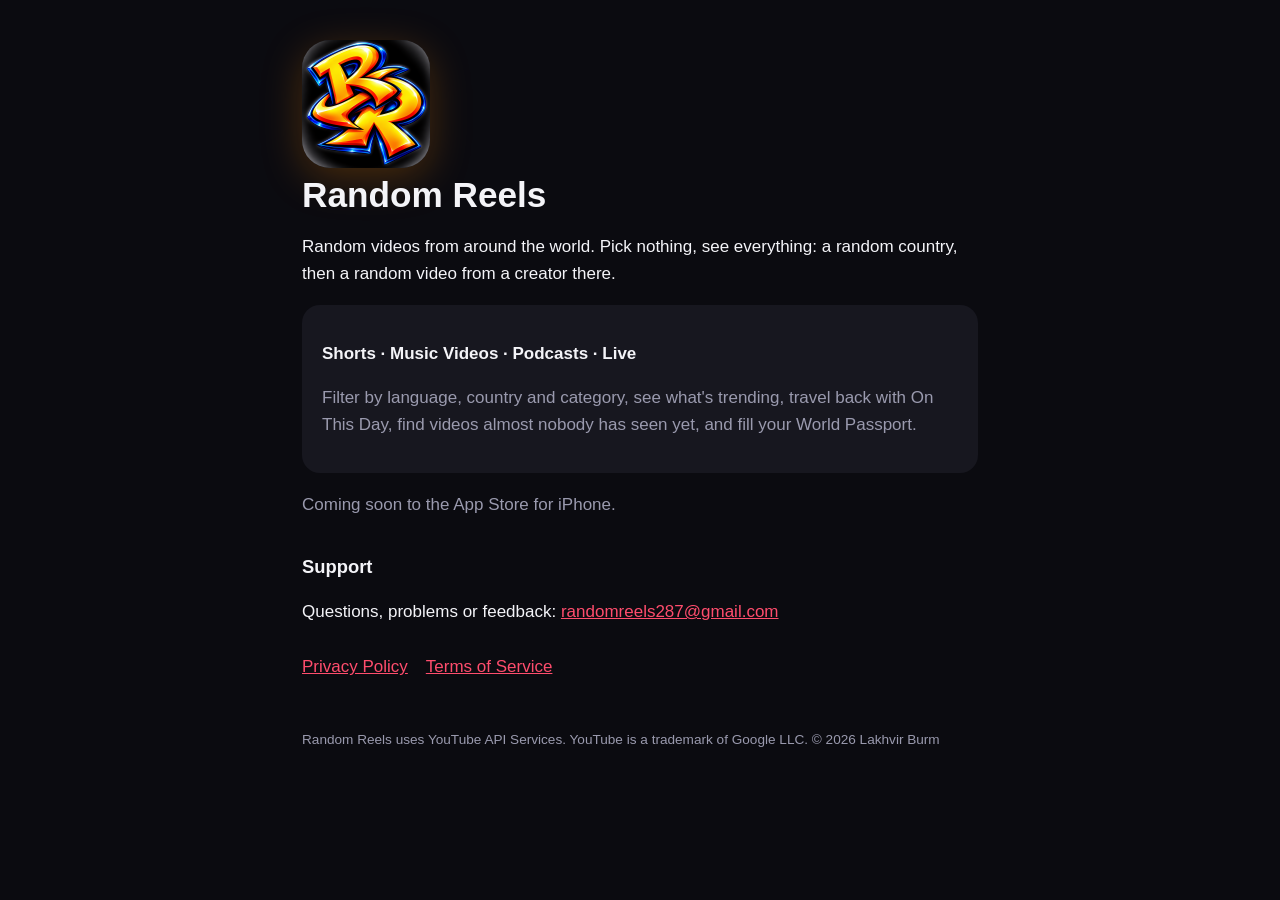
<file: index.html>
<!DOCTYPE html>
<html lang="en"><head>
<meta charset="utf-8"><meta name="viewport" content="width=device-width,initial-scale=1">
<title>Random Reels — random videos from around the world</title>
<meta name="description" content="Random Reels plays random videos from around the world: Shorts, music videos, podcasts and live streams from a random country.">
<link rel="icon" type="image/png" href="favicon.png">
<link rel="apple-touch-icon" href="apple-touch-icon.png">
<link rel="stylesheet" href="style.css">
</head><body><main>
<img class="logo" src="logo.png" alt="Random Reels logo" width="128" height="128">
<h1>Random Reels</h1>
<p>Random videos from around the world. Pick nothing, see everything: a random country, then a random video from a creator there.</p>
<div class="card">
<p><strong>Shorts · Music Videos · Podcasts · Live</strong></p>
<p class="dim">Filter by language, country and category, see what's trending, travel back with On This Day, find videos almost nobody has seen yet, and fill your World Passport.</p>
</div>
<p class="dim">Coming soon to the App Store for iPhone.</p>
<h2>Support</h2>
<p>Questions, problems or feedback: <a href="mailto:randomreels287@gmail.com">randomreels287@gmail.com</a></p>
<nav><a href="privacy.html">Privacy Policy</a><a href="terms.html">Terms of Service</a></nav>
<footer>Random Reels uses YouTube API Services. YouTube is a trademark of Google LLC. © 2026 Lakhvir Burm</footer>
</main></body></html>
</file>
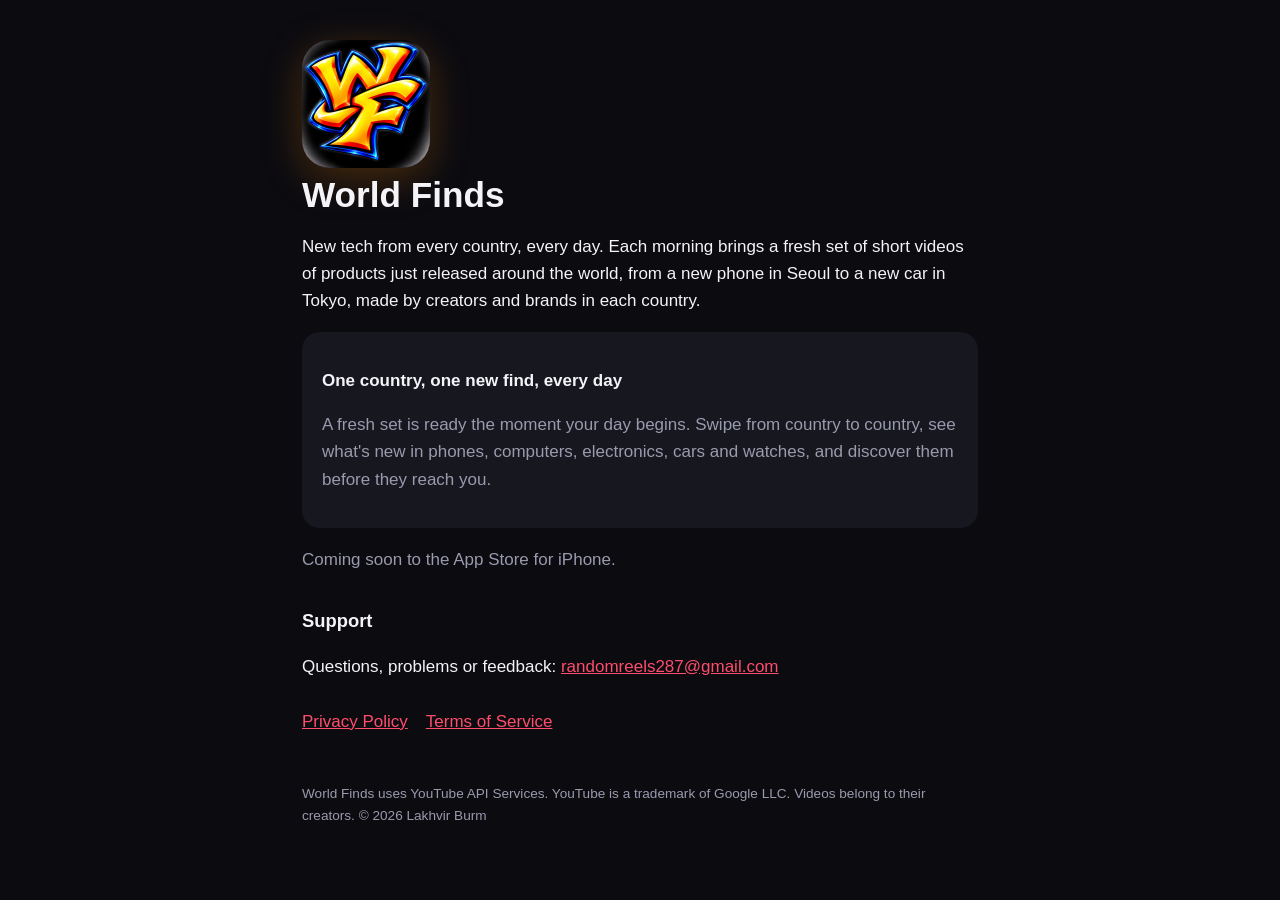
<file: world-finds/index.html>
<!DOCTYPE html>
<html lang="en"><head>
<meta charset="utf-8"><meta name="viewport" content="width=device-width,initial-scale=1">
<title>World Finds — new tech from every country, every day</title>
<meta name="description" content="World Finds shows you one new tech product from every country, every day: phones, computers, gadgets, cars and watches.">
<link rel="icon" type="image/png" href="favicon.png">
<link rel="apple-touch-icon" href="apple-touch-icon.png">
<link rel="stylesheet" href="../style.css">
</head><body><main>
<img class="logo" src="logo.png" alt="World Finds logo" width="128" height="128">
<h1>World Finds</h1>
<p>New tech from every country, every day. Each morning brings a fresh set of short videos of products just released around the world, from a new phone in Seoul to a new car in Tokyo, made by creators and brands in each country.</p>
<div class="card">
<p><strong>One country, one new find, every day</strong></p>
<p class="dim">A fresh set is ready the moment your day begins. Swipe from country to country, see what's new in phones, computers, electronics, cars and watches, and discover them before they reach you.</p>
</div>
<p class="dim">Coming soon to the App Store for iPhone.</p>
<h2>Support</h2>
<p>Questions, problems or feedback: <a href="mailto:randomreels287@gmail.com">randomreels287@gmail.com</a></p>
<nav><a href="privacy.html">Privacy Policy</a><a href="terms.html">Terms of Service</a></nav>
<footer>World Finds uses YouTube API Services. YouTube is a trademark of Google LLC. Videos belong to their creators. © 2026 Lakhvir Burm</footer>
</main></body></html>
</file>
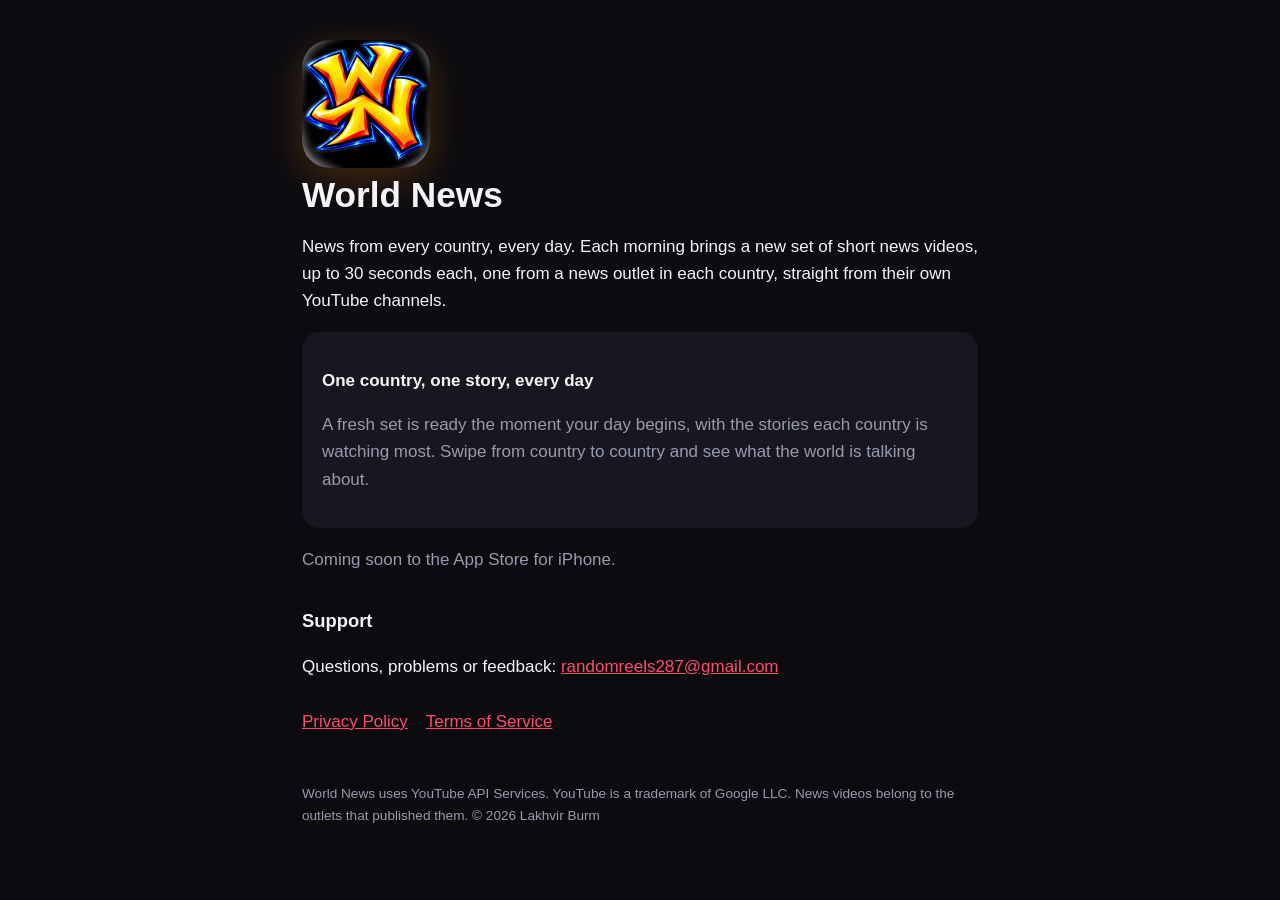
<file: world-news/index.html>
<!DOCTYPE html>
<html lang="en"><head>
<meta charset="utf-8"><meta name="viewport" content="width=device-width,initial-scale=1">
<title>World News — news from every country, every day</title>
<meta name="description" content="World News brings you one short news video from a news outlet in every country, every day.">
<link rel="icon" type="image/png" href="favicon.png">
<link rel="apple-touch-icon" href="apple-touch-icon.png">
<link rel="stylesheet" href="../style.css">
</head><body><main>
<img class="logo" src="logo.png" alt="World News logo" width="128" height="128">
<h1>World News</h1>
<p>News from every country, every day. Each morning brings a new set of short news videos, up to 30 seconds each, one from a news outlet in each country, straight from their own YouTube channels.</p>
<div class="card">
<p><strong>One country, one story, every day</strong></p>
<p class="dim">A fresh set is ready the moment your day begins, with the stories each country is watching most. Swipe from country to country and see what the world is talking about.</p>
</div>
<p class="dim">Coming soon to the App Store for iPhone.</p>
<h2>Support</h2>
<p>Questions, problems or feedback: <a href="mailto:randomreels287@gmail.com">randomreels287@gmail.com</a></p>
<nav><a href="privacy.html">Privacy Policy</a><a href="terms.html">Terms of Service</a></nav>
<footer>World News uses YouTube API Services. YouTube is a trademark of Google LLC. News videos belong to the outlets that published them. © 2026 Lakhvir Burm</footer>
</main></body></html>
</file>
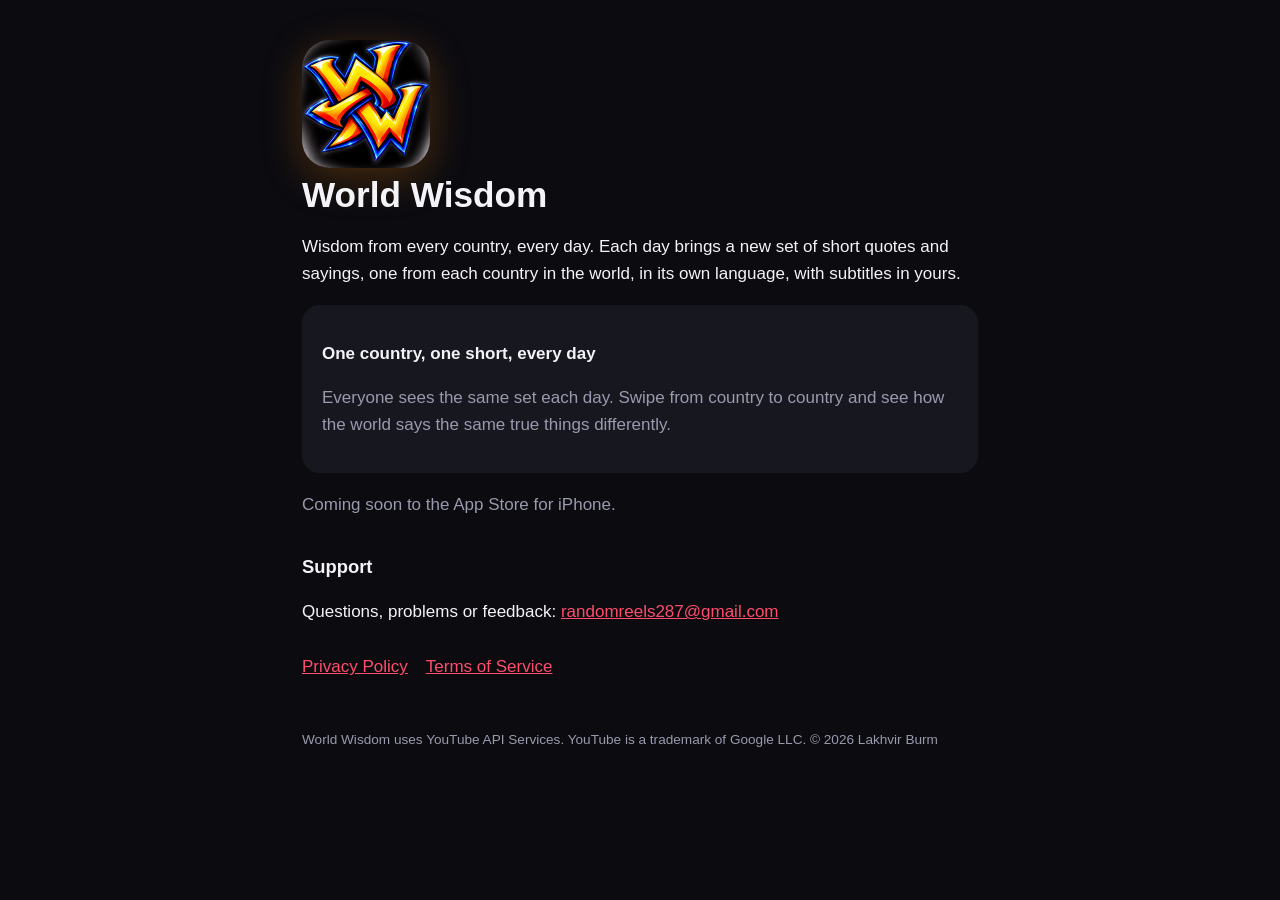
<file: world-wisdom/index.html>
<!DOCTYPE html>
<html lang="en"><head>
<meta charset="utf-8"><meta name="viewport" content="width=device-width,initial-scale=1">
<title>World Wisdom — wisdom from every country, every day</title><link rel="icon" type="image/png" href="favicon.png">
<link rel="apple-touch-icon" href="apple-touch-icon.png">
<link rel="stylesheet" href="../style.css">
</head><body><main>
<img class="logo" src="logo.png" alt="World Wisdom logo" width="128" height="128">
<h1>World Wisdom</h1>
<p>Wisdom from every country, every day. Each day brings a new set of short quotes and sayings, one from each country in the world, in its own language, with subtitles in yours.</p>
<div class="card">
<p><strong>One country, one short, every day</strong></p>
<p class="dim">Everyone sees the same set each day. Swipe from country to country and see how the world says the same true things differently.</p>
</div>
<p class="dim">Coming soon to the App Store for iPhone.</p>
<h2>Support</h2>
<p>Questions, problems or feedback: <a href="mailto:randomreels287@gmail.com">randomreels287@gmail.com</a></p>
<nav><a href="privacy.html">Privacy Policy</a><a href="terms.html">Terms of Service</a></nav>
<footer>World Wisdom uses YouTube API Services. YouTube is a trademark of Google LLC. © 2026 Lakhvir Burm</footer>
</main></body></html>
</file>
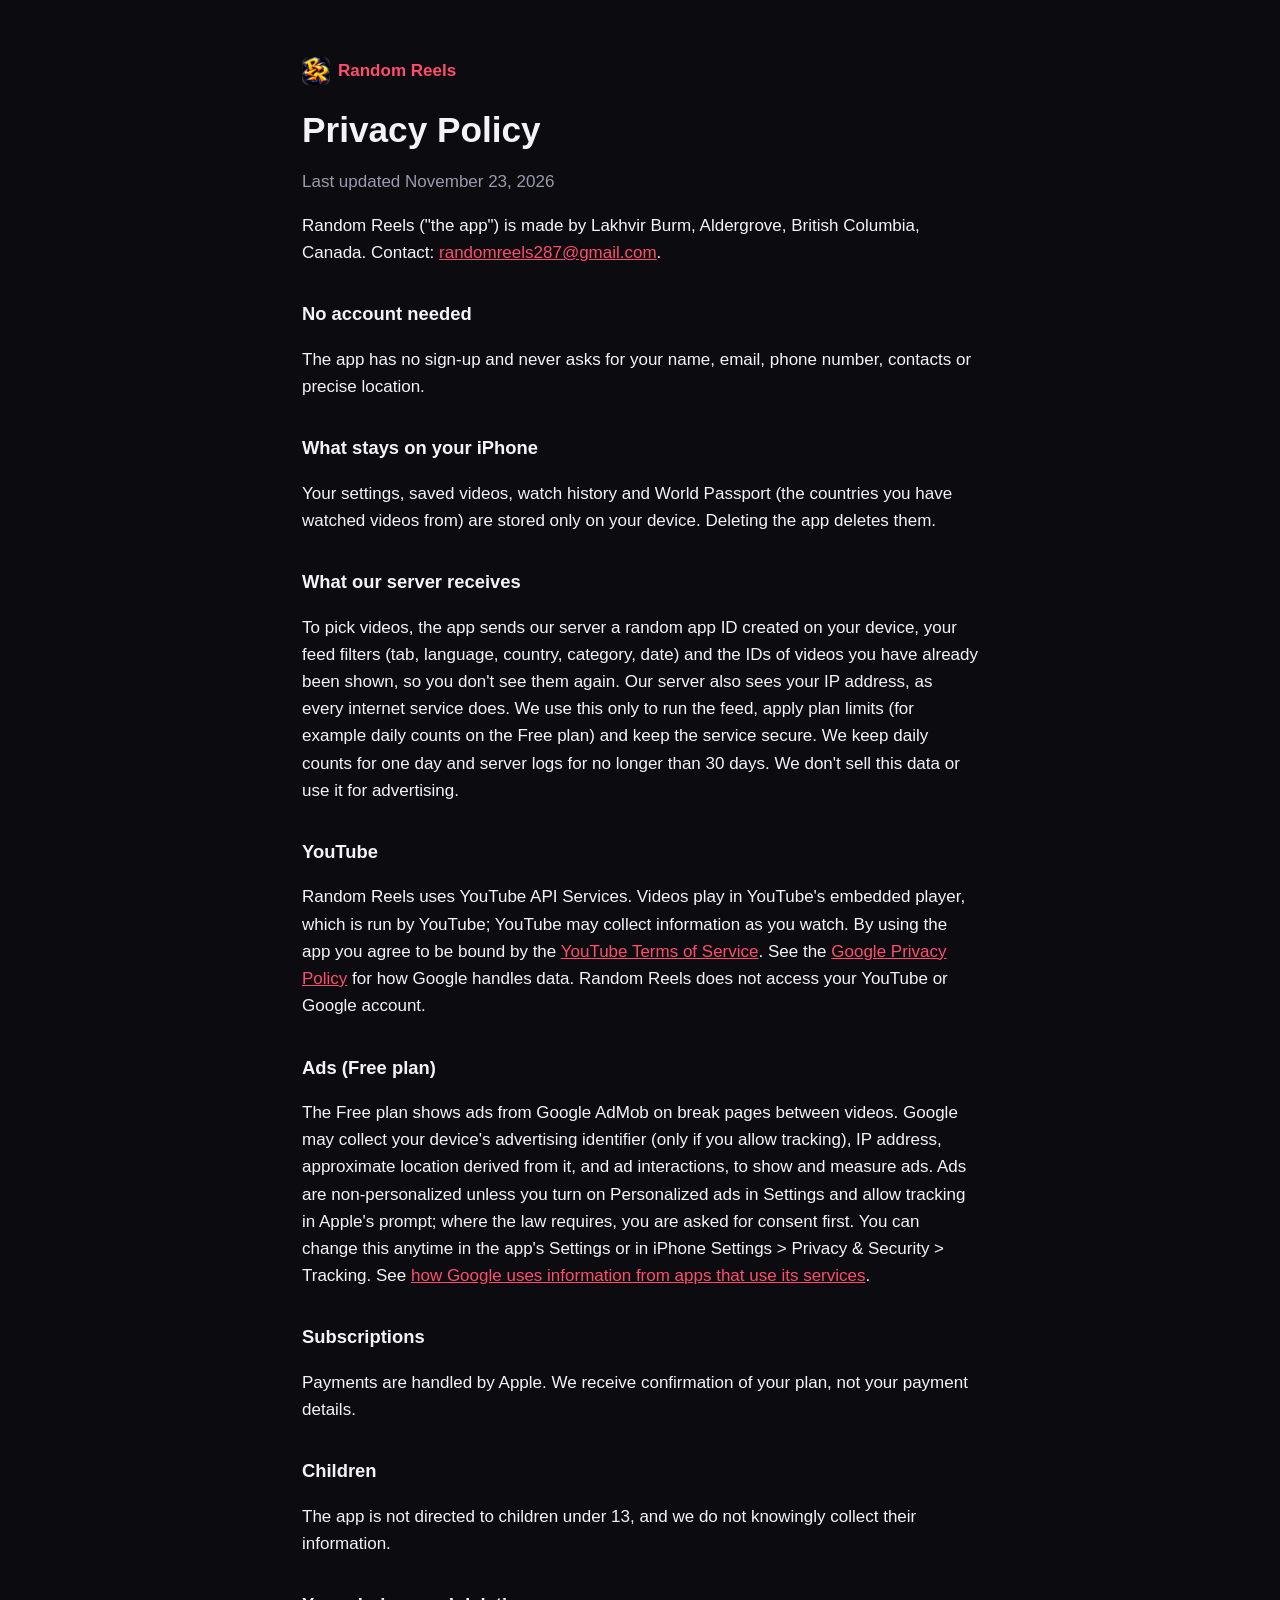
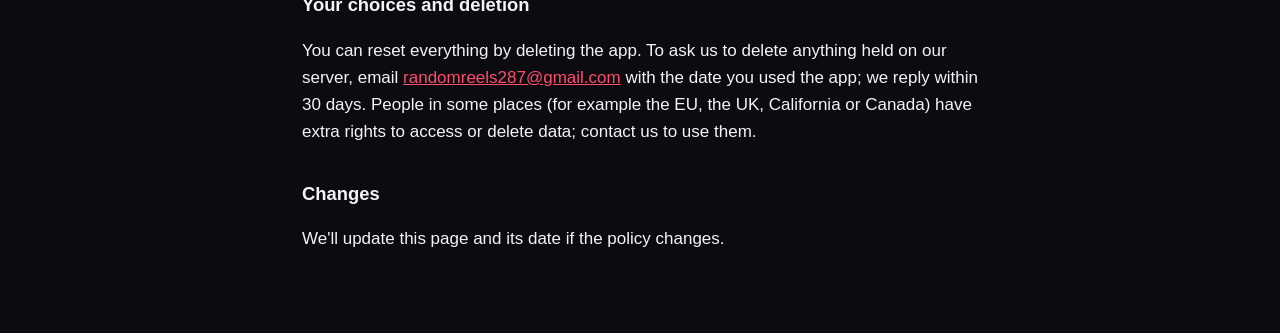
<file: privacy.html>
<!DOCTYPE html>
<html lang="en"><head>
<meta charset="utf-8"><meta name="viewport" content="width=device-width,initial-scale=1">
<title>Privacy Policy — Random Reels</title><link rel="icon" type="image/png" href="favicon.png">
<link rel="apple-touch-icon" href="apple-touch-icon.png">
<link rel="stylesheet" href="style.css">
</head><body><main>
<p><a class="back" href="index.html"><img src="favicon.png" alt="" width="28" height="28"> Random Reels</a></p>
<h1>Privacy Policy</h1>
<p class="dim">Last updated November 23, 2026</p>
<p>Random Reels ("the app") is made by Lakhvir Burm, Aldergrove, British Columbia, Canada. Contact: <a href="mailto:randomreels287@gmail.com">randomreels287@gmail.com</a>.</p>
<h2>No account needed</h2>
<p>The app has no sign-up and never asks for your name, email, phone number, contacts or precise location.</p>
<h2>What stays on your iPhone</h2>
<p>Your settings, saved videos, watch history and World Passport (the countries you have watched videos from) are stored only on your device. Deleting the app deletes them.</p>
<h2>What our server receives</h2>
<p>To pick videos, the app sends our server a random app ID created on your device, your feed filters (tab, language, country, category, date) and the IDs of videos you have already been shown, so you don't see them again. Our server also sees your IP address, as every internet service does. We use this only to run the feed, apply plan limits (for example daily counts on the Free plan) and keep the service secure. We keep daily counts for one day and server logs for no longer than 30 days. We don't sell this data or use it for advertising.</p>
<h2>YouTube</h2>
<p>Random Reels uses YouTube API Services. Videos play in YouTube's embedded player, which is run by YouTube; YouTube may collect information as you watch. By using the app you agree to be bound by the <a href="https://www.youtube.com/t/terms">YouTube Terms of Service</a>. See the <a href="http://www.google.com/policies/privacy">Google Privacy Policy</a> for how Google handles data. Random Reels does not access your YouTube or Google account.</p>
<h2>Ads (Free plan)</h2>
<p>The Free plan shows ads from Google AdMob on break pages between videos. Google may collect your device's advertising identifier (only if you allow tracking), IP address, approximate location derived from it, and ad interactions, to show and measure ads. Ads are non-personalized unless you turn on Personalized ads in Settings and allow tracking in Apple's prompt; where the law requires, you are asked for consent first. You can change this anytime in the app's Settings or in iPhone Settings &gt; Privacy &amp; Security &gt; Tracking. See <a href="https://policies.google.com/technologies/partner-sites">how Google uses information from apps that use its services</a>.</p>
<h2>Subscriptions</h2>
<p>Payments are handled by Apple. We receive confirmation of your plan, not your payment details.</p>
<h2>Children</h2>
<p>The app is not directed to children under 13, and we do not knowingly collect their information.</p>
<h2>Your choices and deletion</h2>
<p>You can reset everything by deleting the app. To ask us to delete anything held on our server, email <a href="mailto:randomreels287@gmail.com">randomreels287@gmail.com</a> with the date you used the app; we reply within 30 days. People in some places (for example the EU, the UK, California or Canada) have extra rights to access or delete data; contact us to use them.</p>
<h2>Changes</h2>
<p>We'll update this page and its date if the policy changes.</p>
</main></body></html>
</file>
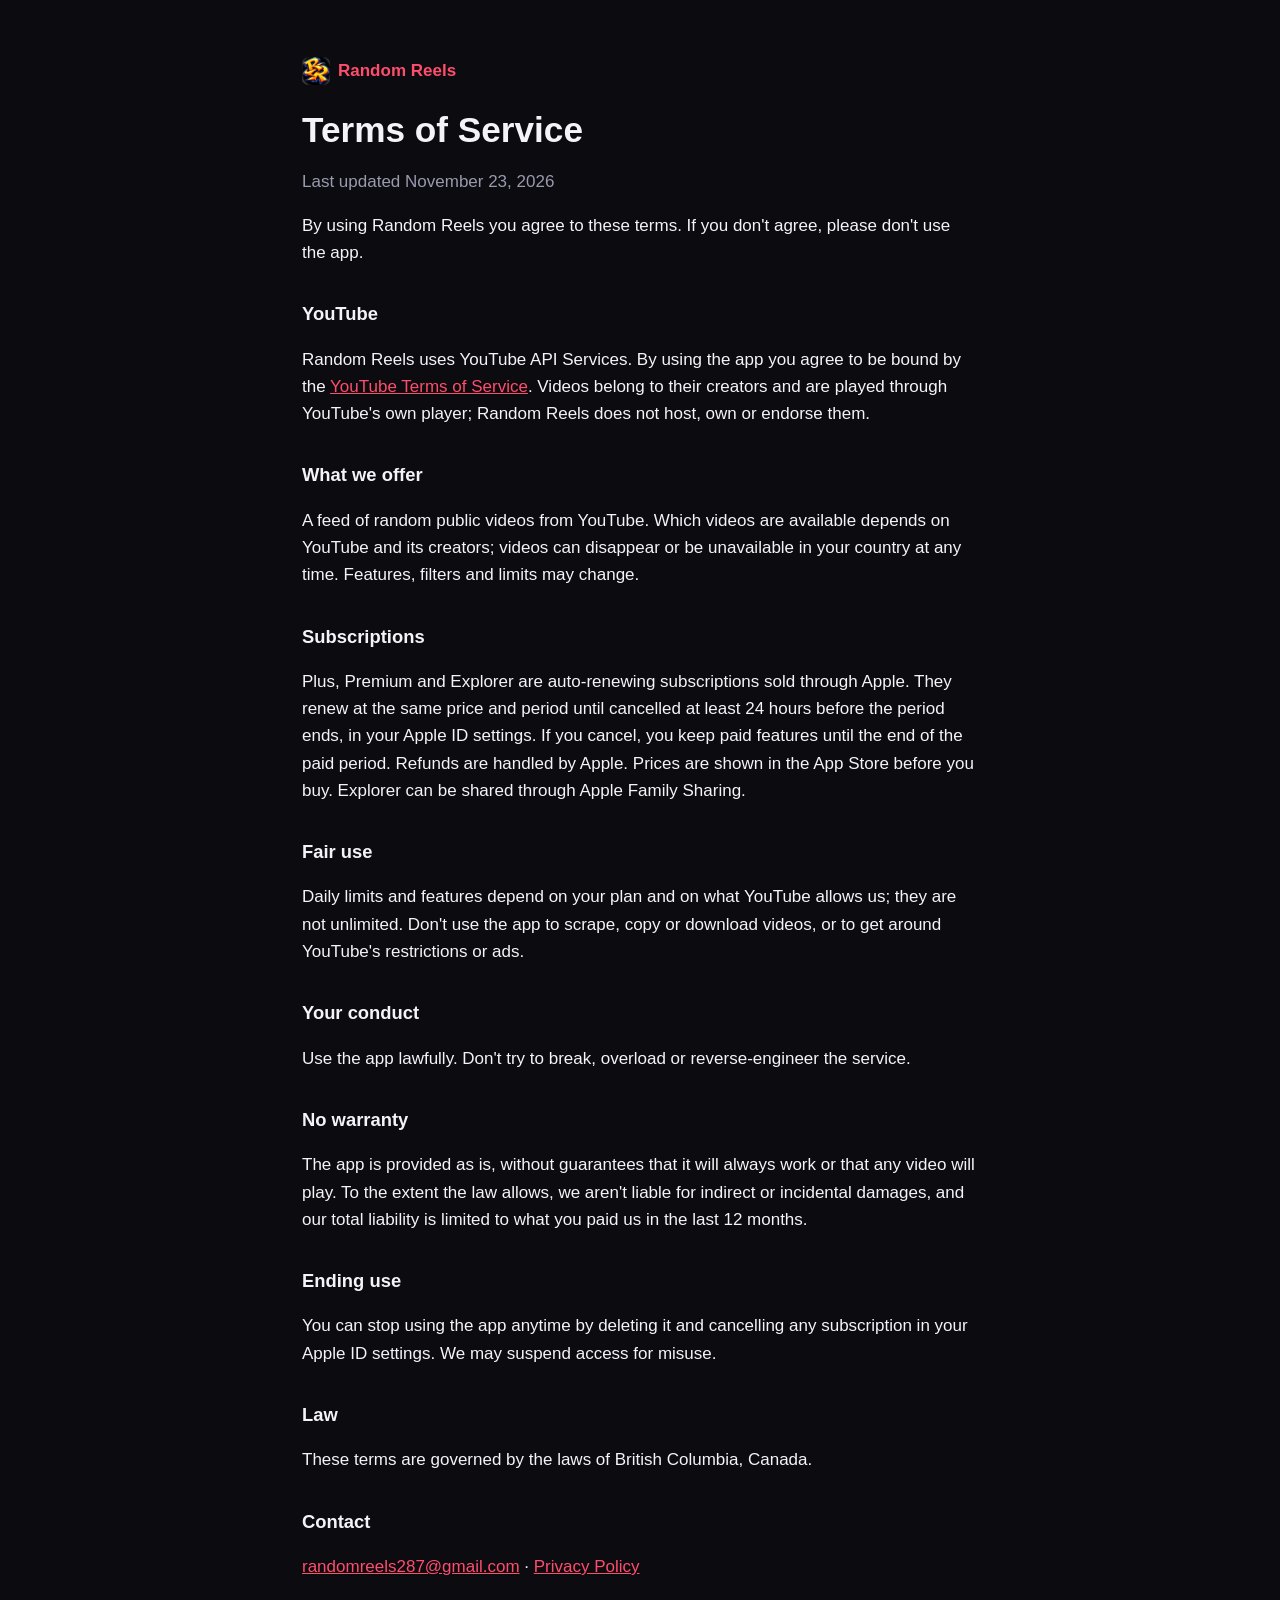
<file: terms.html>
<!DOCTYPE html>
<html lang="en"><head>
<meta charset="utf-8"><meta name="viewport" content="width=device-width,initial-scale=1">
<title>Terms of Service — Random Reels</title><link rel="icon" type="image/png" href="favicon.png">
<link rel="apple-touch-icon" href="apple-touch-icon.png">
<link rel="stylesheet" href="style.css">
</head><body><main>
<p><a class="back" href="index.html"><img src="favicon.png" alt="" width="28" height="28"> Random Reels</a></p>
<h1>Terms of Service</h1>
<p class="dim">Last updated November 23, 2026</p>
<p>By using Random Reels you agree to these terms. If you don't agree, please don't use the app.</p>
<h2>YouTube</h2>
<p>Random Reels uses YouTube API Services. By using the app you agree to be bound by the <a href="https://www.youtube.com/t/terms">YouTube Terms of Service</a>. Videos belong to their creators and are played through YouTube's own player; Random Reels does not host, own or endorse them.</p>
<h2>What we offer</h2>
<p>A feed of random public videos from YouTube. Which videos are available depends on YouTube and its creators; videos can disappear or be unavailable in your country at any time. Features, filters and limits may change.</p>
<h2>Subscriptions</h2>
<p>Plus, Premium and Explorer are auto-renewing subscriptions sold through Apple. They renew at the same price and period until cancelled at least 24 hours before the period ends, in your Apple ID settings. If you cancel, you keep paid features until the end of the paid period. Refunds are handled by Apple. Prices are shown in the App Store before you buy. Explorer can be shared through Apple Family Sharing.</p>
<h2>Fair use</h2>
<p>Daily limits and features depend on your plan and on what YouTube allows us; they are not unlimited. Don't use the app to scrape, copy or download videos, or to get around YouTube's restrictions or ads.</p>
<h2>Your conduct</h2>
<p>Use the app lawfully. Don't try to break, overload or reverse-engineer the service.</p>
<h2>No warranty</h2>
<p>The app is provided as is, without guarantees that it will always work or that any video will play. To the extent the law allows, we aren't liable for indirect or incidental damages, and our total liability is limited to what you paid us in the last 12 months.</p>
<h2>Ending use</h2>
<p>You can stop using the app anytime by deleting it and cancelling any subscription in your Apple ID settings. We may suspend access for misuse.</p>
<h2>Law</h2>
<p>These terms are governed by the laws of British Columbia, Canada.</p>
<h2>Contact</h2>
<p><a href="mailto:randomreels287@gmail.com">randomreels287@gmail.com</a> · <a href="privacy.html">Privacy Policy</a></p>
</main></body></html>
</file>
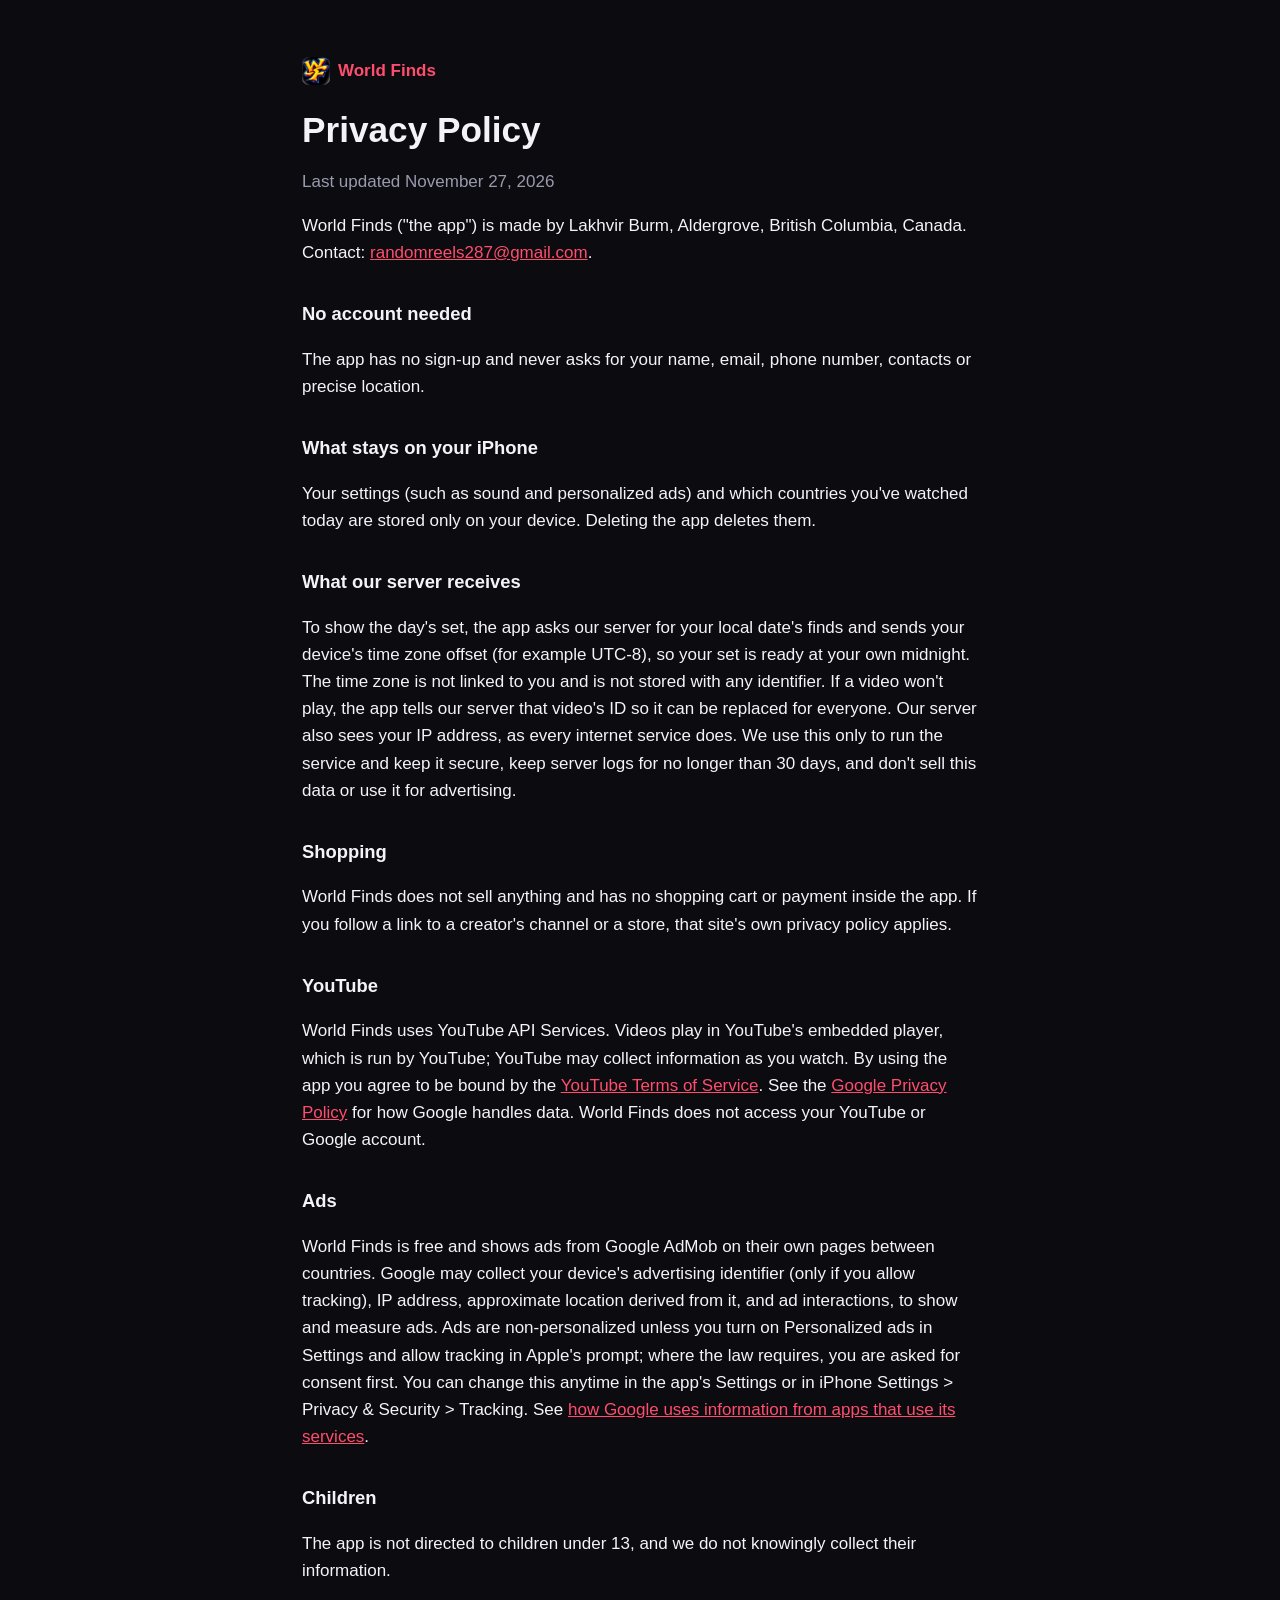
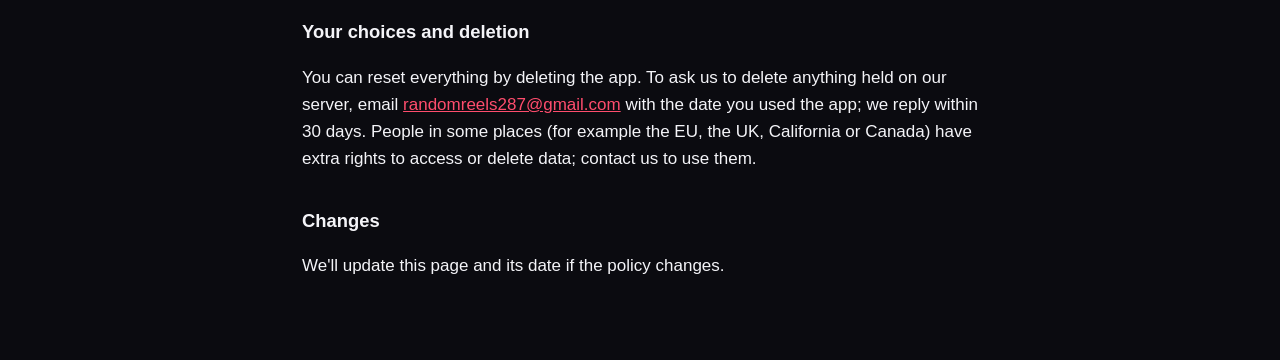
<file: world-finds/privacy.html>
<!DOCTYPE html>
<html lang="en"><head>
<meta charset="utf-8"><meta name="viewport" content="width=device-width,initial-scale=1">
<title>Privacy Policy — World Finds</title><link rel="icon" type="image/png" href="favicon.png">
<link rel="apple-touch-icon" href="apple-touch-icon.png">
<link rel="stylesheet" href="../style.css">
</head><body><main>
<p><a class="back" href="index.html"><img src="favicon.png" alt="" width="28" height="28"> World Finds</a></p>
<h1>Privacy Policy</h1>
<p class="dim">Last updated November 27, 2026</p>
<p>World Finds ("the app") is made by Lakhvir Burm, Aldergrove, British Columbia, Canada. Contact: <a href="mailto:randomreels287@gmail.com">randomreels287@gmail.com</a>.</p>
<h2>No account needed</h2>
<p>The app has no sign-up and never asks for your name, email, phone number, contacts or precise location.</p>
<h2>What stays on your iPhone</h2>
<p>Your settings (such as sound and personalized ads) and which countries you've watched today are stored only on your device. Deleting the app deletes them.</p>
<h2>What our server receives</h2>
<p>To show the day's set, the app asks our server for your local date's finds and sends your device's time zone offset (for example UTC-8), so your set is ready at your own midnight. The time zone is not linked to you and is not stored with any identifier. If a video won't play, the app tells our server that video's ID so it can be replaced for everyone. Our server also sees your IP address, as every internet service does. We use this only to run the service and keep it secure, keep server logs for no longer than 30 days, and don't sell this data or use it for advertising.</p>
<h2>Shopping</h2>
<p>World Finds does not sell anything and has no shopping cart or payment inside the app. If you follow a link to a creator's channel or a store, that site's own privacy policy applies.</p>
<h2>YouTube</h2>
<p>World Finds uses YouTube API Services. Videos play in YouTube's embedded player, which is run by YouTube; YouTube may collect information as you watch. By using the app you agree to be bound by the <a href="https://www.youtube.com/t/terms">YouTube Terms of Service</a>. See the <a href="http://www.google.com/policies/privacy">Google Privacy Policy</a> for how Google handles data. World Finds does not access your YouTube or Google account.</p>
<h2>Ads</h2>
<p>World Finds is free and shows ads from Google AdMob on their own pages between countries. Google may collect your device's advertising identifier (only if you allow tracking), IP address, approximate location derived from it, and ad interactions, to show and measure ads. Ads are non-personalized unless you turn on Personalized ads in Settings and allow tracking in Apple's prompt; where the law requires, you are asked for consent first. You can change this anytime in the app's Settings or in iPhone Settings &gt; Privacy &amp; Security &gt; Tracking. See <a href="https://policies.google.com/technologies/partner-sites">how Google uses information from apps that use its services</a>.</p>
<h2>Children</h2>
<p>The app is not directed to children under 13, and we do not knowingly collect their information.</p>
<h2>Your choices and deletion</h2>
<p>You can reset everything by deleting the app. To ask us to delete anything held on our server, email <a href="mailto:randomreels287@gmail.com">randomreels287@gmail.com</a> with the date you used the app; we reply within 30 days. People in some places (for example the EU, the UK, California or Canada) have extra rights to access or delete data; contact us to use them.</p>
<h2>Changes</h2>
<p>We'll update this page and its date if the policy changes.</p>
</main></body></html>
</file>
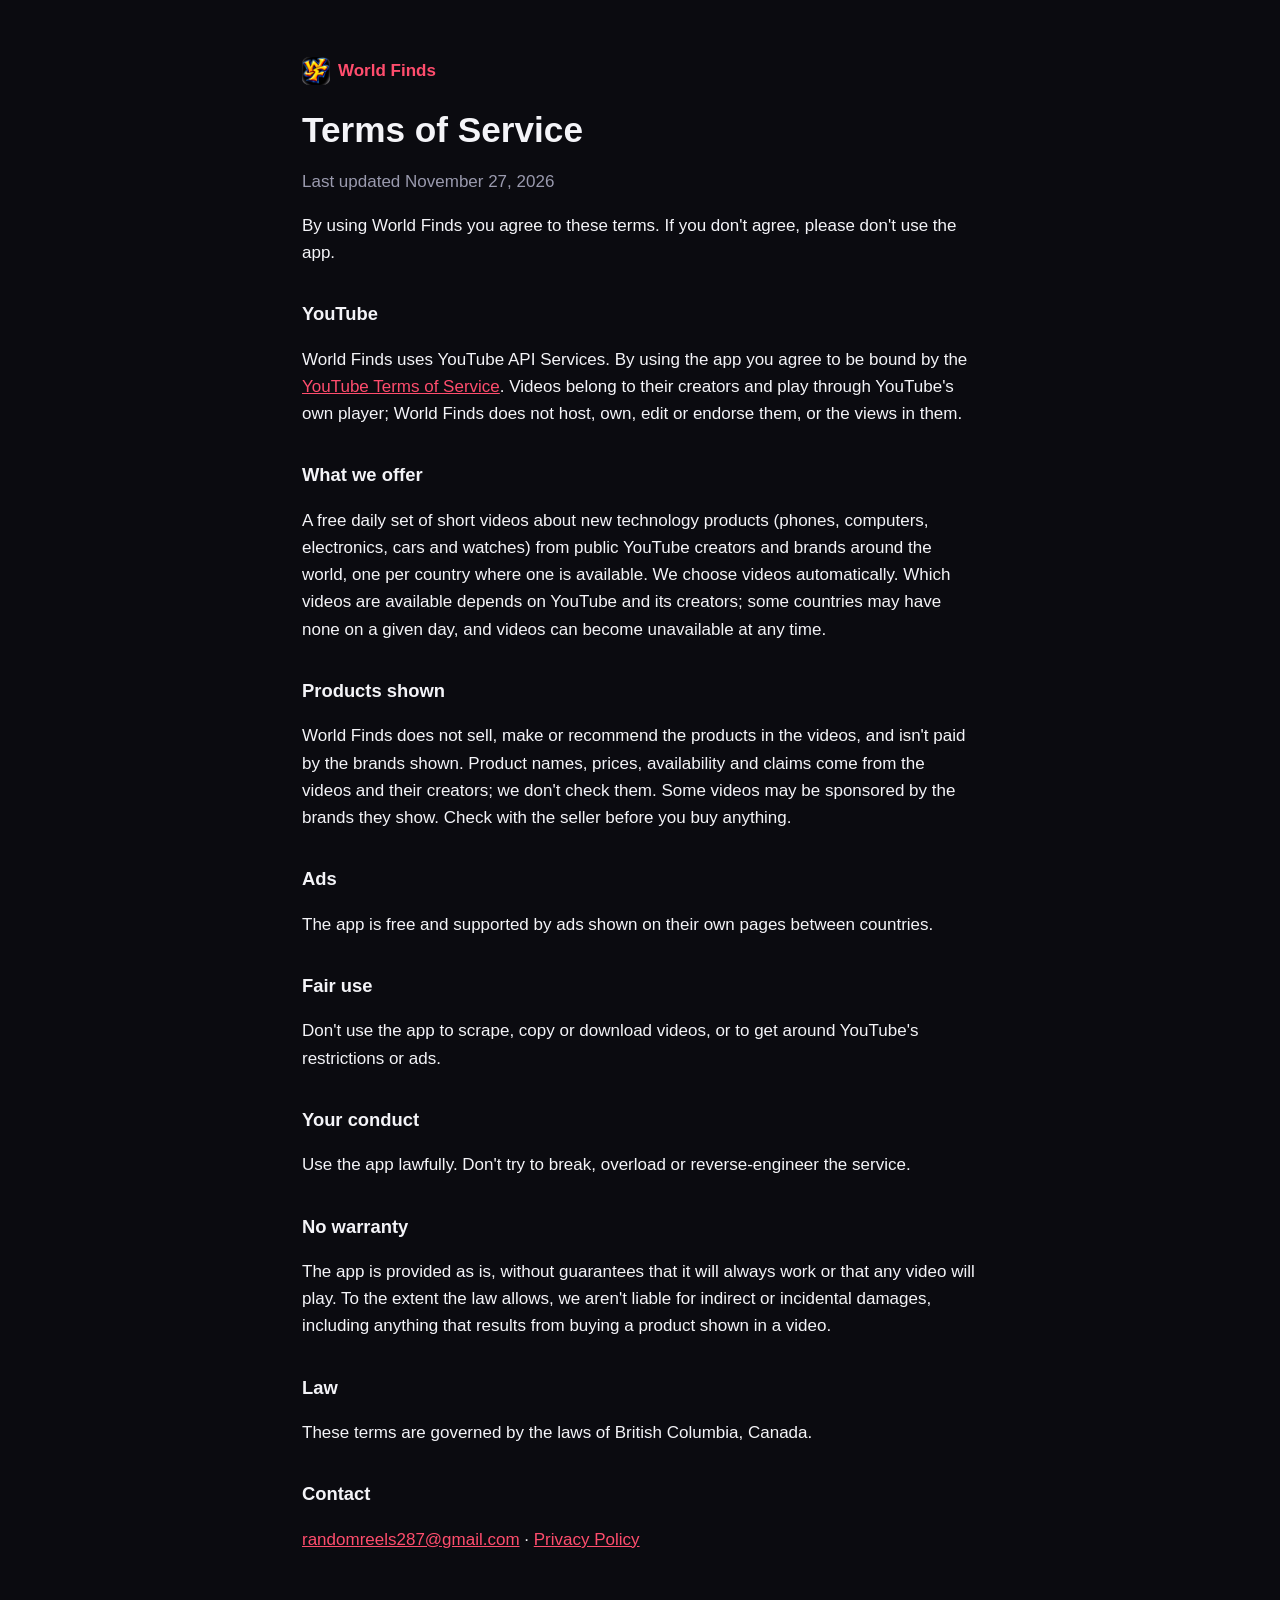
<file: world-finds/terms.html>
<!DOCTYPE html>
<html lang="en"><head>
<meta charset="utf-8"><meta name="viewport" content="width=device-width,initial-scale=1">
<title>Terms of Service — World Finds</title><link rel="icon" type="image/png" href="favicon.png">
<link rel="apple-touch-icon" href="apple-touch-icon.png">
<link rel="stylesheet" href="../style.css">
</head><body><main>
<p><a class="back" href="index.html"><img src="favicon.png" alt="" width="28" height="28"> World Finds</a></p>
<h1>Terms of Service</h1>
<p class="dim">Last updated November 27, 2026</p>
<p>By using World Finds you agree to these terms. If you don't agree, please don't use the app.</p>
<h2>YouTube</h2>
<p>World Finds uses YouTube API Services. By using the app you agree to be bound by the <a href="https://www.youtube.com/t/terms">YouTube Terms of Service</a>. Videos belong to their creators and play through YouTube's own player; World Finds does not host, own, edit or endorse them, or the views in them.</p>
<h2>What we offer</h2>
<p>A free daily set of short videos about new technology products (phones, computers, electronics, cars and watches) from public YouTube creators and brands around the world, one per country where one is available. We choose videos automatically. Which videos are available depends on YouTube and its creators; some countries may have none on a given day, and videos can become unavailable at any time.</p>
<h2>Products shown</h2>
<p>World Finds does not sell, make or recommend the products in the videos, and isn't paid by the brands shown. Product names, prices, availability and claims come from the videos and their creators; we don't check them. Some videos may be sponsored by the brands they show. Check with the seller before you buy anything.</p>
<h2>Ads</h2>
<p>The app is free and supported by ads shown on their own pages between countries.</p>
<h2>Fair use</h2>
<p>Don't use the app to scrape, copy or download videos, or to get around YouTube's restrictions or ads.</p>
<h2>Your conduct</h2>
<p>Use the app lawfully. Don't try to break, overload or reverse-engineer the service.</p>
<h2>No warranty</h2>
<p>The app is provided as is, without guarantees that it will always work or that any video will play. To the extent the law allows, we aren't liable for indirect or incidental damages, including anything that results from buying a product shown in a video.</p>
<h2>Law</h2>
<p>These terms are governed by the laws of British Columbia, Canada.</p>
<h2>Contact</h2>
<p><a href="mailto:randomreels287@gmail.com">randomreels287@gmail.com</a> · <a href="privacy.html">Privacy Policy</a></p>
</main></body></html>
</file>
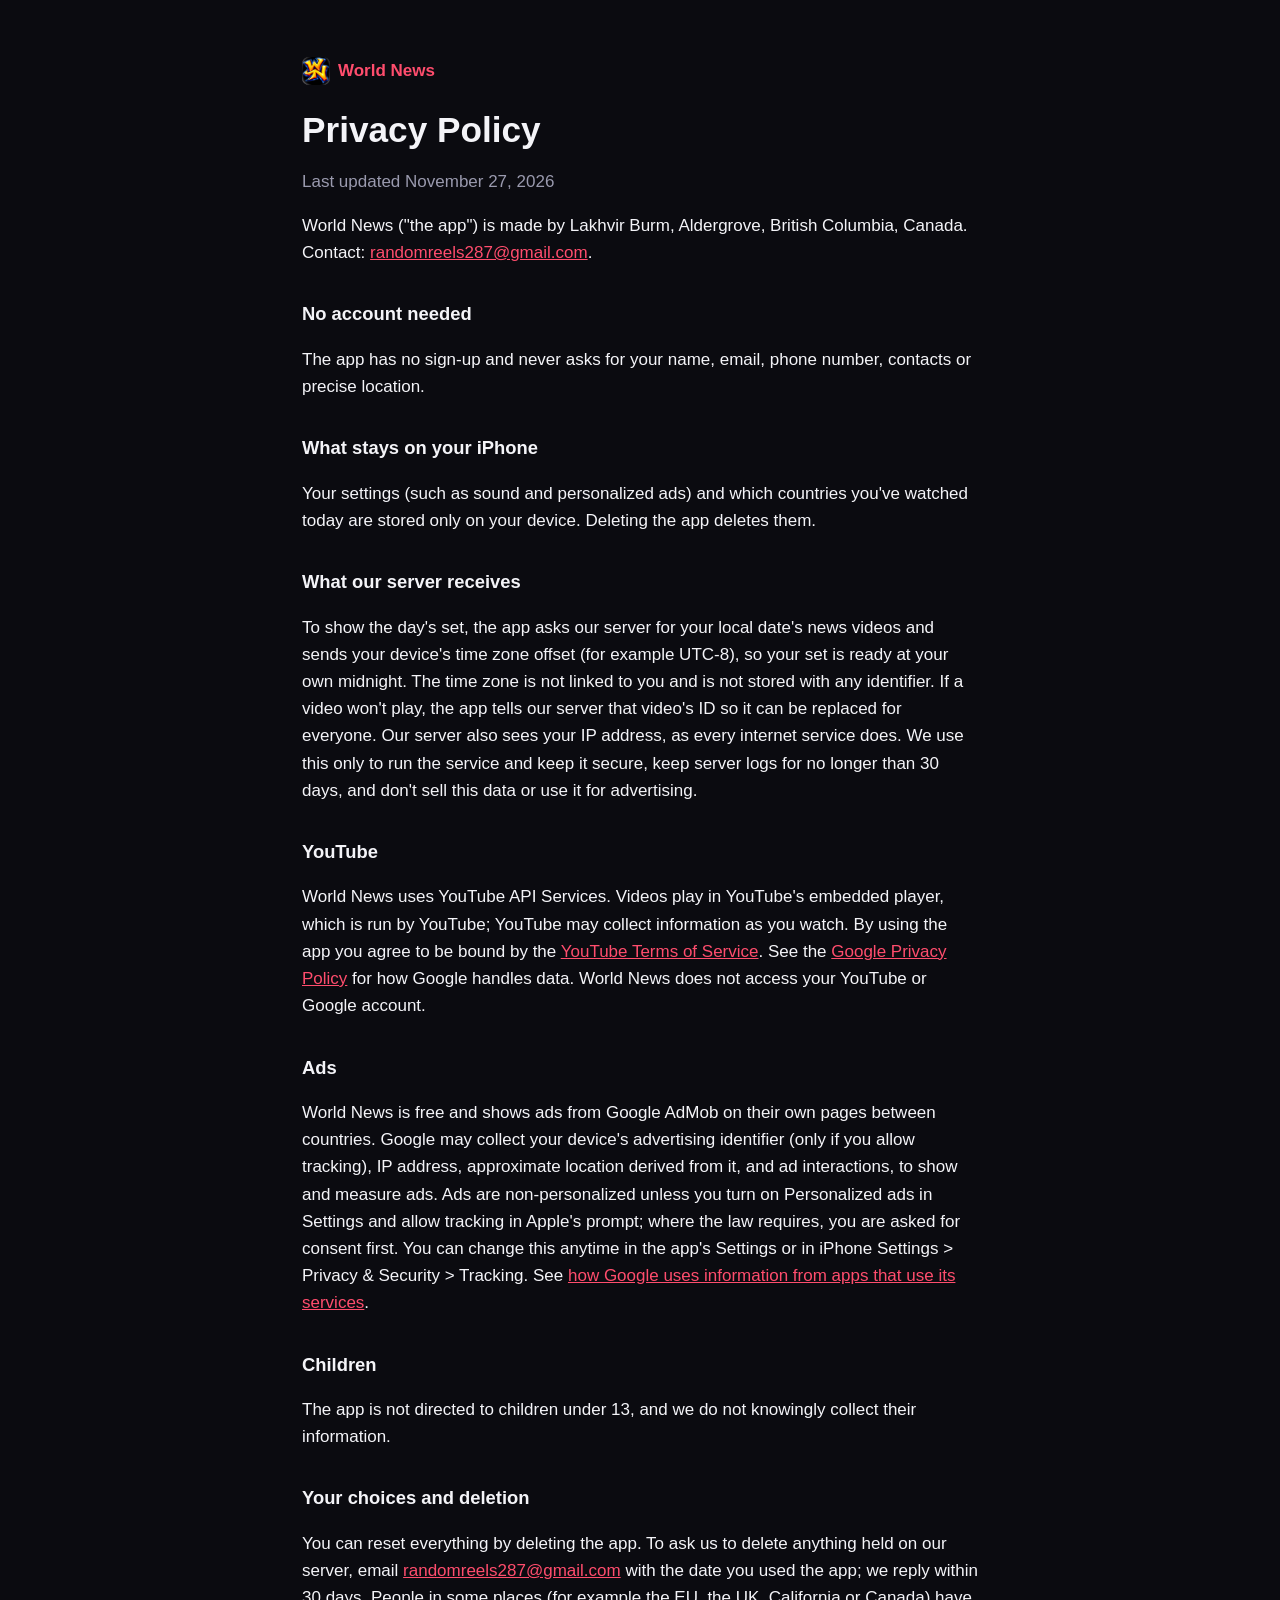
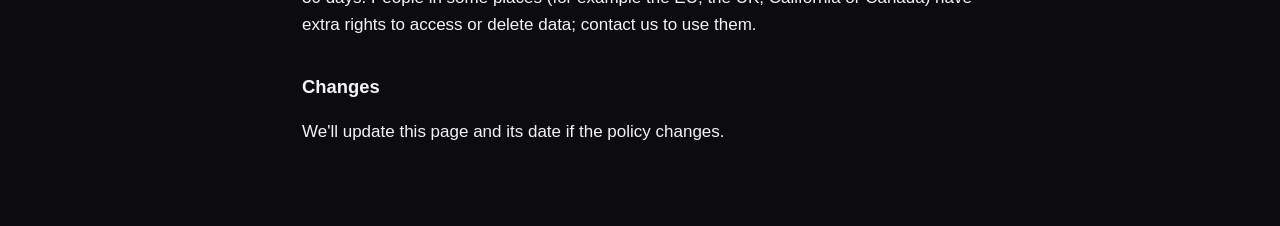
<file: world-news/privacy.html>
<!DOCTYPE html>
<html lang="en"><head>
<meta charset="utf-8"><meta name="viewport" content="width=device-width,initial-scale=1">
<title>Privacy Policy — World News</title><link rel="icon" type="image/png" href="favicon.png">
<link rel="apple-touch-icon" href="apple-touch-icon.png">
<link rel="stylesheet" href="../style.css">
</head><body><main>
<p><a class="back" href="index.html"><img src="favicon.png" alt="" width="28" height="28"> World News</a></p>
<h1>Privacy Policy</h1>
<p class="dim">Last updated November 27, 2026</p>
<p>World News ("the app") is made by Lakhvir Burm, Aldergrove, British Columbia, Canada. Contact: <a href="mailto:randomreels287@gmail.com">randomreels287@gmail.com</a>.</p>
<h2>No account needed</h2>
<p>The app has no sign-up and never asks for your name, email, phone number, contacts or precise location.</p>
<h2>What stays on your iPhone</h2>
<p>Your settings (such as sound and personalized ads) and which countries you've watched today are stored only on your device. Deleting the app deletes them.</p>
<h2>What our server receives</h2>
<p>To show the day's set, the app asks our server for your local date's news videos and sends your device's time zone offset (for example UTC-8), so your set is ready at your own midnight. The time zone is not linked to you and is not stored with any identifier. If a video won't play, the app tells our server that video's ID so it can be replaced for everyone. Our server also sees your IP address, as every internet service does. We use this only to run the service and keep it secure, keep server logs for no longer than 30 days, and don't sell this data or use it for advertising.</p>
<h2>YouTube</h2>
<p>World News uses YouTube API Services. Videos play in YouTube's embedded player, which is run by YouTube; YouTube may collect information as you watch. By using the app you agree to be bound by the <a href="https://www.youtube.com/t/terms">YouTube Terms of Service</a>. See the <a href="http://www.google.com/policies/privacy">Google Privacy Policy</a> for how Google handles data. World News does not access your YouTube or Google account.</p>
<h2>Ads</h2>
<p>World News is free and shows ads from Google AdMob on their own pages between countries. Google may collect your device's advertising identifier (only if you allow tracking), IP address, approximate location derived from it, and ad interactions, to show and measure ads. Ads are non-personalized unless you turn on Personalized ads in Settings and allow tracking in Apple's prompt; where the law requires, you are asked for consent first. You can change this anytime in the app's Settings or in iPhone Settings &gt; Privacy &amp; Security &gt; Tracking. See <a href="https://policies.google.com/technologies/partner-sites">how Google uses information from apps that use its services</a>.</p>
<h2>Children</h2>
<p>The app is not directed to children under 13, and we do not knowingly collect their information.</p>
<h2>Your choices and deletion</h2>
<p>You can reset everything by deleting the app. To ask us to delete anything held on our server, email <a href="mailto:randomreels287@gmail.com">randomreels287@gmail.com</a> with the date you used the app; we reply within 30 days. People in some places (for example the EU, the UK, California or Canada) have extra rights to access or delete data; contact us to use them.</p>
<h2>Changes</h2>
<p>We'll update this page and its date if the policy changes.</p>
</main></body></html>
</file>
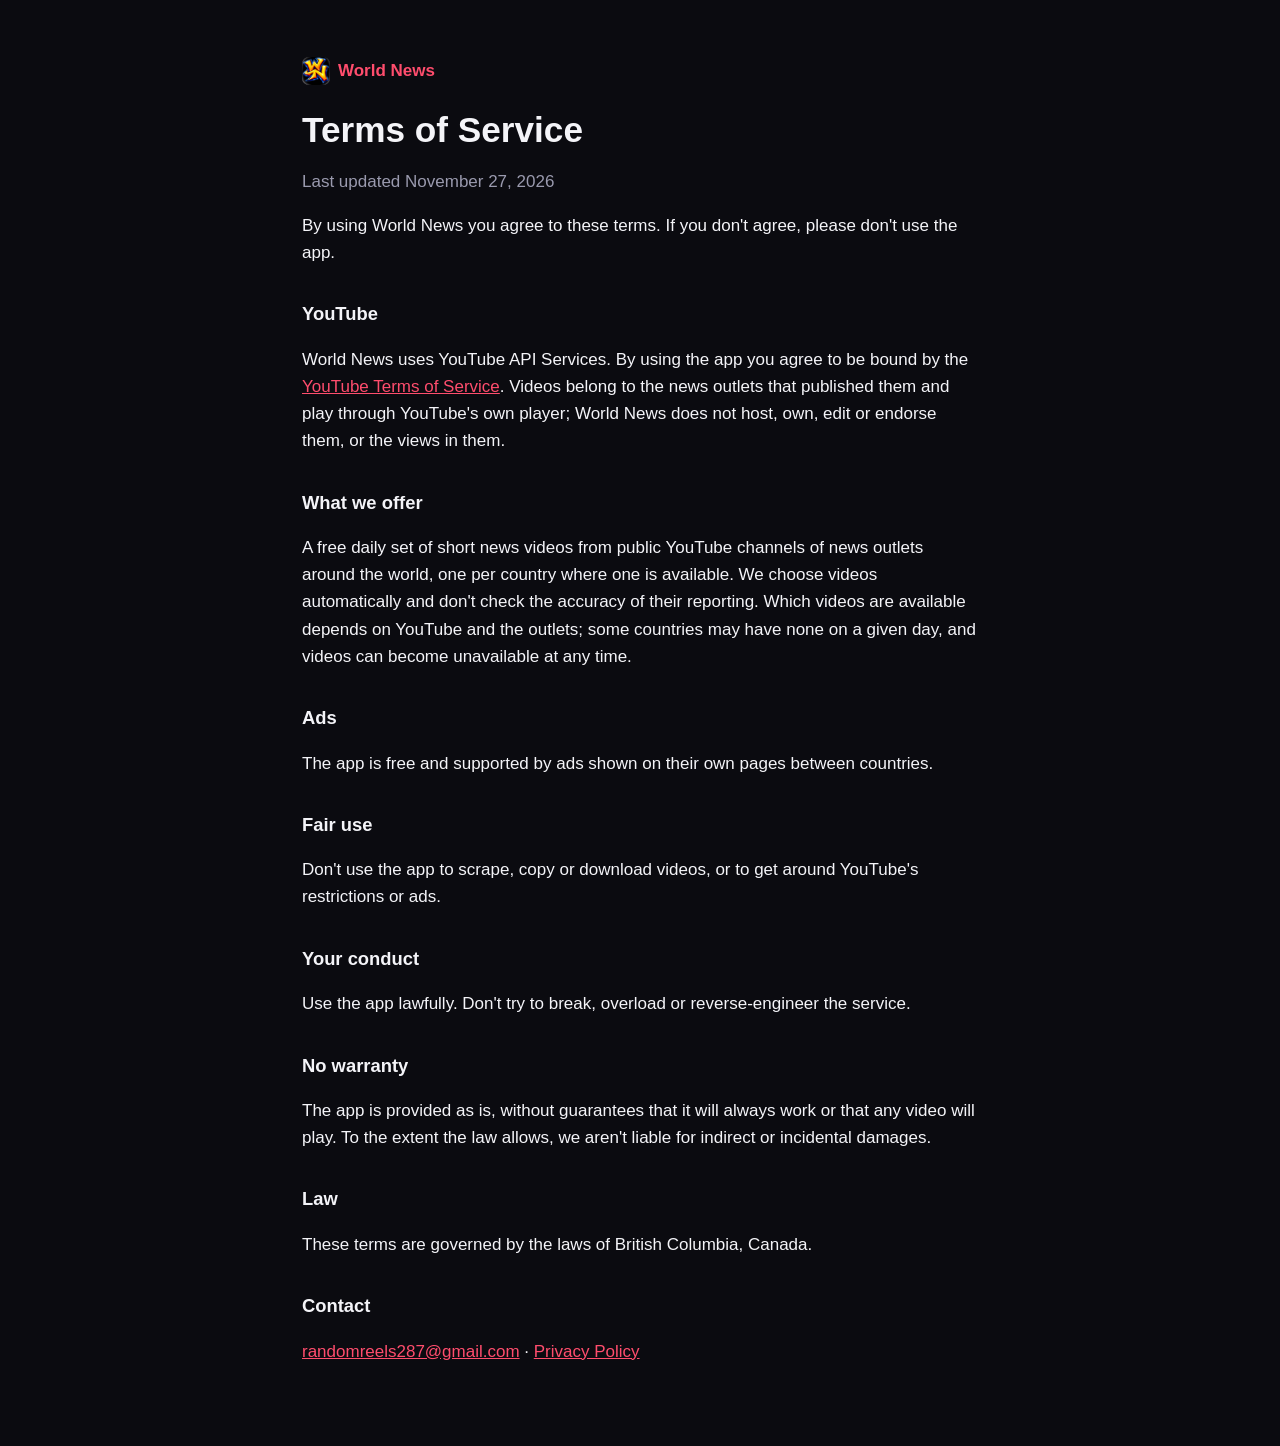
<file: world-news/terms.html>
<!DOCTYPE html>
<html lang="en"><head>
<meta charset="utf-8"><meta name="viewport" content="width=device-width,initial-scale=1">
<title>Terms of Service — World News</title><link rel="icon" type="image/png" href="favicon.png">
<link rel="apple-touch-icon" href="apple-touch-icon.png">
<link rel="stylesheet" href="../style.css">
</head><body><main>
<p><a class="back" href="index.html"><img src="favicon.png" alt="" width="28" height="28"> World News</a></p>
<h1>Terms of Service</h1>
<p class="dim">Last updated November 27, 2026</p>
<p>By using World News you agree to these terms. If you don't agree, please don't use the app.</p>
<h2>YouTube</h2>
<p>World News uses YouTube API Services. By using the app you agree to be bound by the <a href="https://www.youtube.com/t/terms">YouTube Terms of Service</a>. Videos belong to the news outlets that published them and play through YouTube's own player; World News does not host, own, edit or endorse them, or the views in them.</p>
<h2>What we offer</h2>
<p>A free daily set of short news videos from public YouTube channels of news outlets around the world, one per country where one is available. We choose videos automatically and don't check the accuracy of their reporting. Which videos are available depends on YouTube and the outlets; some countries may have none on a given day, and videos can become unavailable at any time.</p>
<h2>Ads</h2>
<p>The app is free and supported by ads shown on their own pages between countries.</p>
<h2>Fair use</h2>
<p>Don't use the app to scrape, copy or download videos, or to get around YouTube's restrictions or ads.</p>
<h2>Your conduct</h2>
<p>Use the app lawfully. Don't try to break, overload or reverse-engineer the service.</p>
<h2>No warranty</h2>
<p>The app is provided as is, without guarantees that it will always work or that any video will play. To the extent the law allows, we aren't liable for indirect or incidental damages.</p>
<h2>Law</h2>
<p>These terms are governed by the laws of British Columbia, Canada.</p>
<h2>Contact</h2>
<p><a href="mailto:randomreels287@gmail.com">randomreels287@gmail.com</a> · <a href="privacy.html">Privacy Policy</a></p>
</main></body></html>
</file>
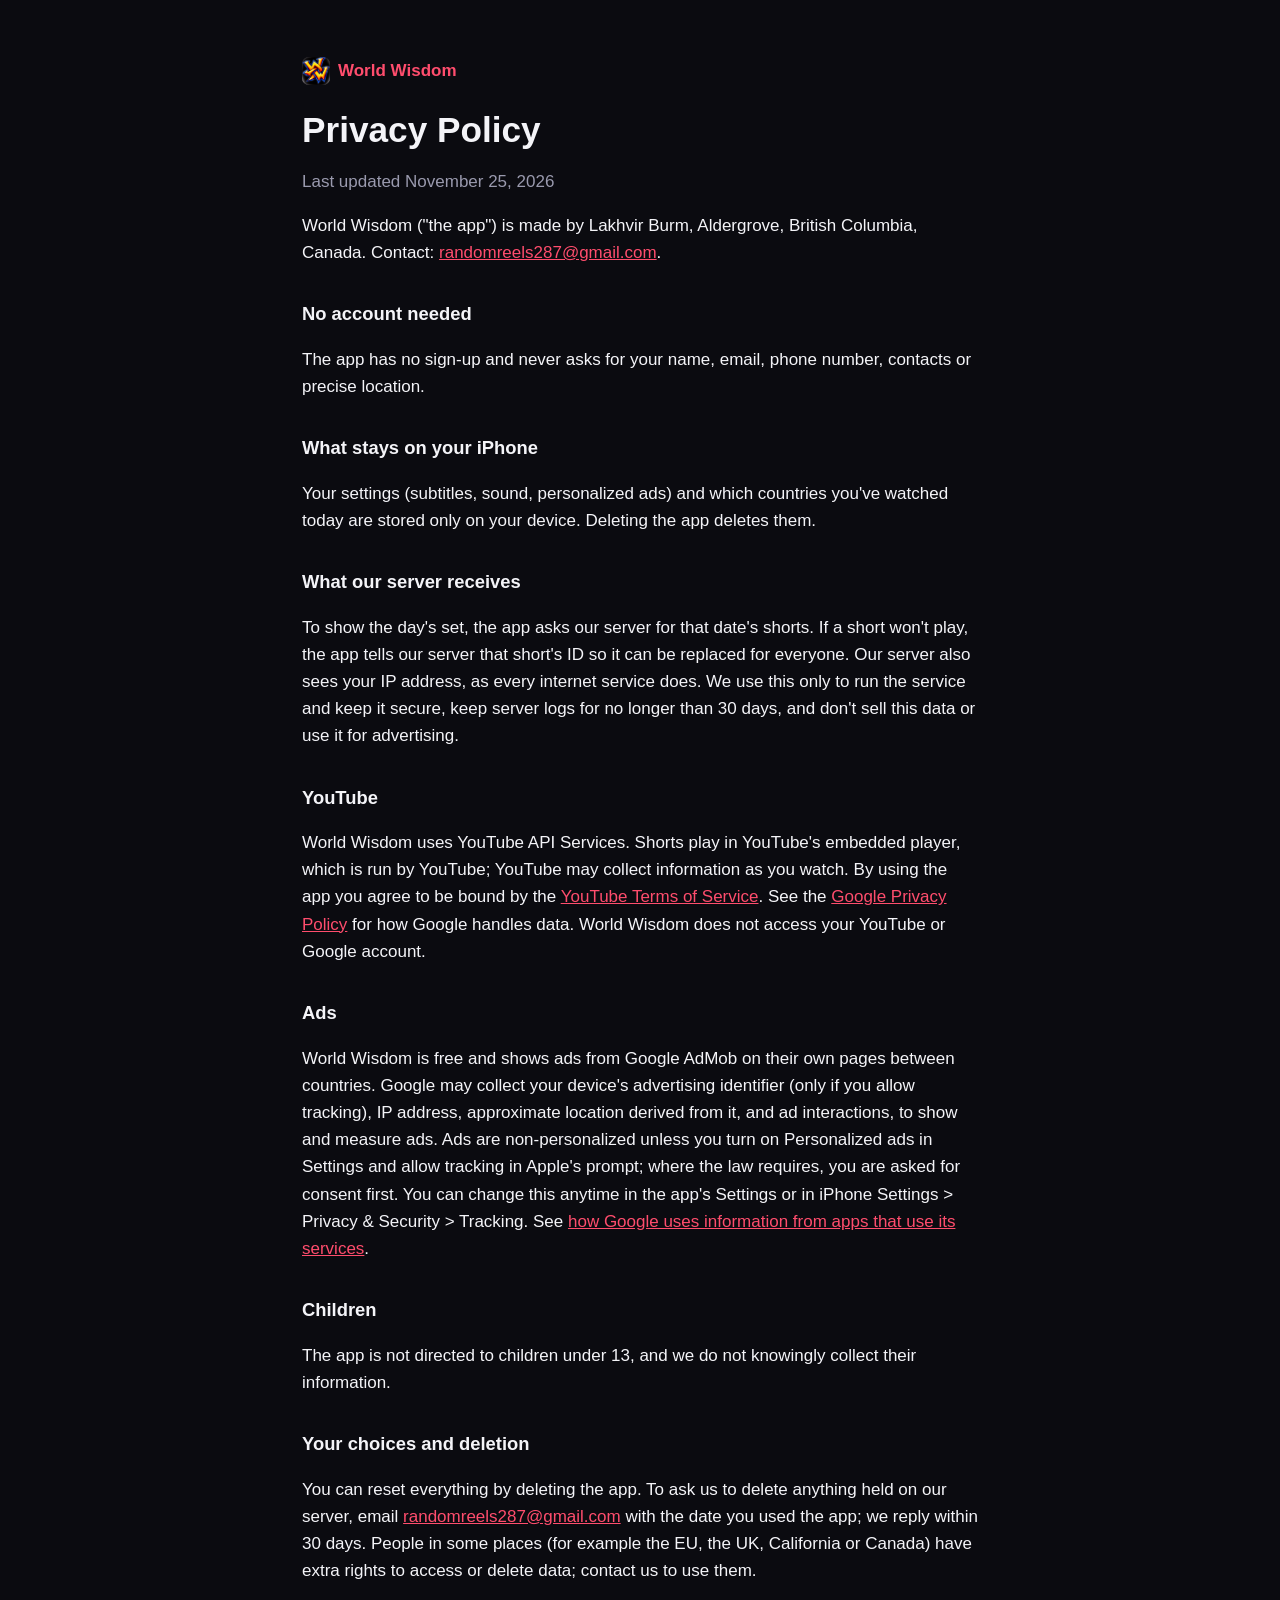
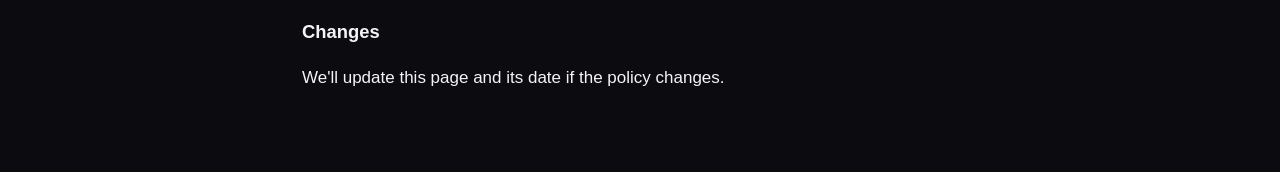
<file: world-wisdom/privacy.html>
<!DOCTYPE html>
<html lang="en"><head>
<meta charset="utf-8"><meta name="viewport" content="width=device-width,initial-scale=1">
<title>Privacy Policy — World Wisdom</title><link rel="icon" type="image/png" href="favicon.png">
<link rel="apple-touch-icon" href="apple-touch-icon.png">
<link rel="stylesheet" href="../style.css">
</head><body><main>
<p><a class="back" href="index.html"><img src="favicon.png" alt="" width="28" height="28"> World Wisdom</a></p>
<h1>Privacy Policy</h1>
<p class="dim">Last updated November 25, 2026</p>
<p>World Wisdom ("the app") is made by Lakhvir Burm, Aldergrove, British Columbia, Canada. Contact: <a href="mailto:randomreels287@gmail.com">randomreels287@gmail.com</a>.</p>
<h2>No account needed</h2>
<p>The app has no sign-up and never asks for your name, email, phone number, contacts or precise location.</p>
<h2>What stays on your iPhone</h2>
<p>Your settings (subtitles, sound, personalized ads) and which countries you've watched today are stored only on your device. Deleting the app deletes them.</p>
<h2>What our server receives</h2>
<p>To show the day's set, the app asks our server for that date's shorts. If a short won't play, the app tells our server that short's ID so it can be replaced for everyone. Our server also sees your IP address, as every internet service does. We use this only to run the service and keep it secure, keep server logs for no longer than 30 days, and don't sell this data or use it for advertising.</p>
<h2>YouTube</h2>
<p>World Wisdom uses YouTube API Services. Shorts play in YouTube's embedded player, which is run by YouTube; YouTube may collect information as you watch. By using the app you agree to be bound by the <a href="https://www.youtube.com/t/terms">YouTube Terms of Service</a>. See the <a href="http://www.google.com/policies/privacy">Google Privacy Policy</a> for how Google handles data. World Wisdom does not access your YouTube or Google account.</p>
<h2>Ads</h2>
<p>World Wisdom is free and shows ads from Google AdMob on their own pages between countries. Google may collect your device's advertising identifier (only if you allow tracking), IP address, approximate location derived from it, and ad interactions, to show and measure ads. Ads are non-personalized unless you turn on Personalized ads in Settings and allow tracking in Apple's prompt; where the law requires, you are asked for consent first. You can change this anytime in the app's Settings or in iPhone Settings &gt; Privacy &amp; Security &gt; Tracking. See <a href="https://policies.google.com/technologies/partner-sites">how Google uses information from apps that use its services</a>.</p>
<h2>Children</h2>
<p>The app is not directed to children under 13, and we do not knowingly collect their information.</p>
<h2>Your choices and deletion</h2>
<p>You can reset everything by deleting the app. To ask us to delete anything held on our server, email <a href="mailto:randomreels287@gmail.com">randomreels287@gmail.com</a> with the date you used the app; we reply within 30 days. People in some places (for example the EU, the UK, California or Canada) have extra rights to access or delete data; contact us to use them.</p>
<h2>Changes</h2>
<p>We'll update this page and its date if the policy changes.</p>
</main></body></html>
</file>
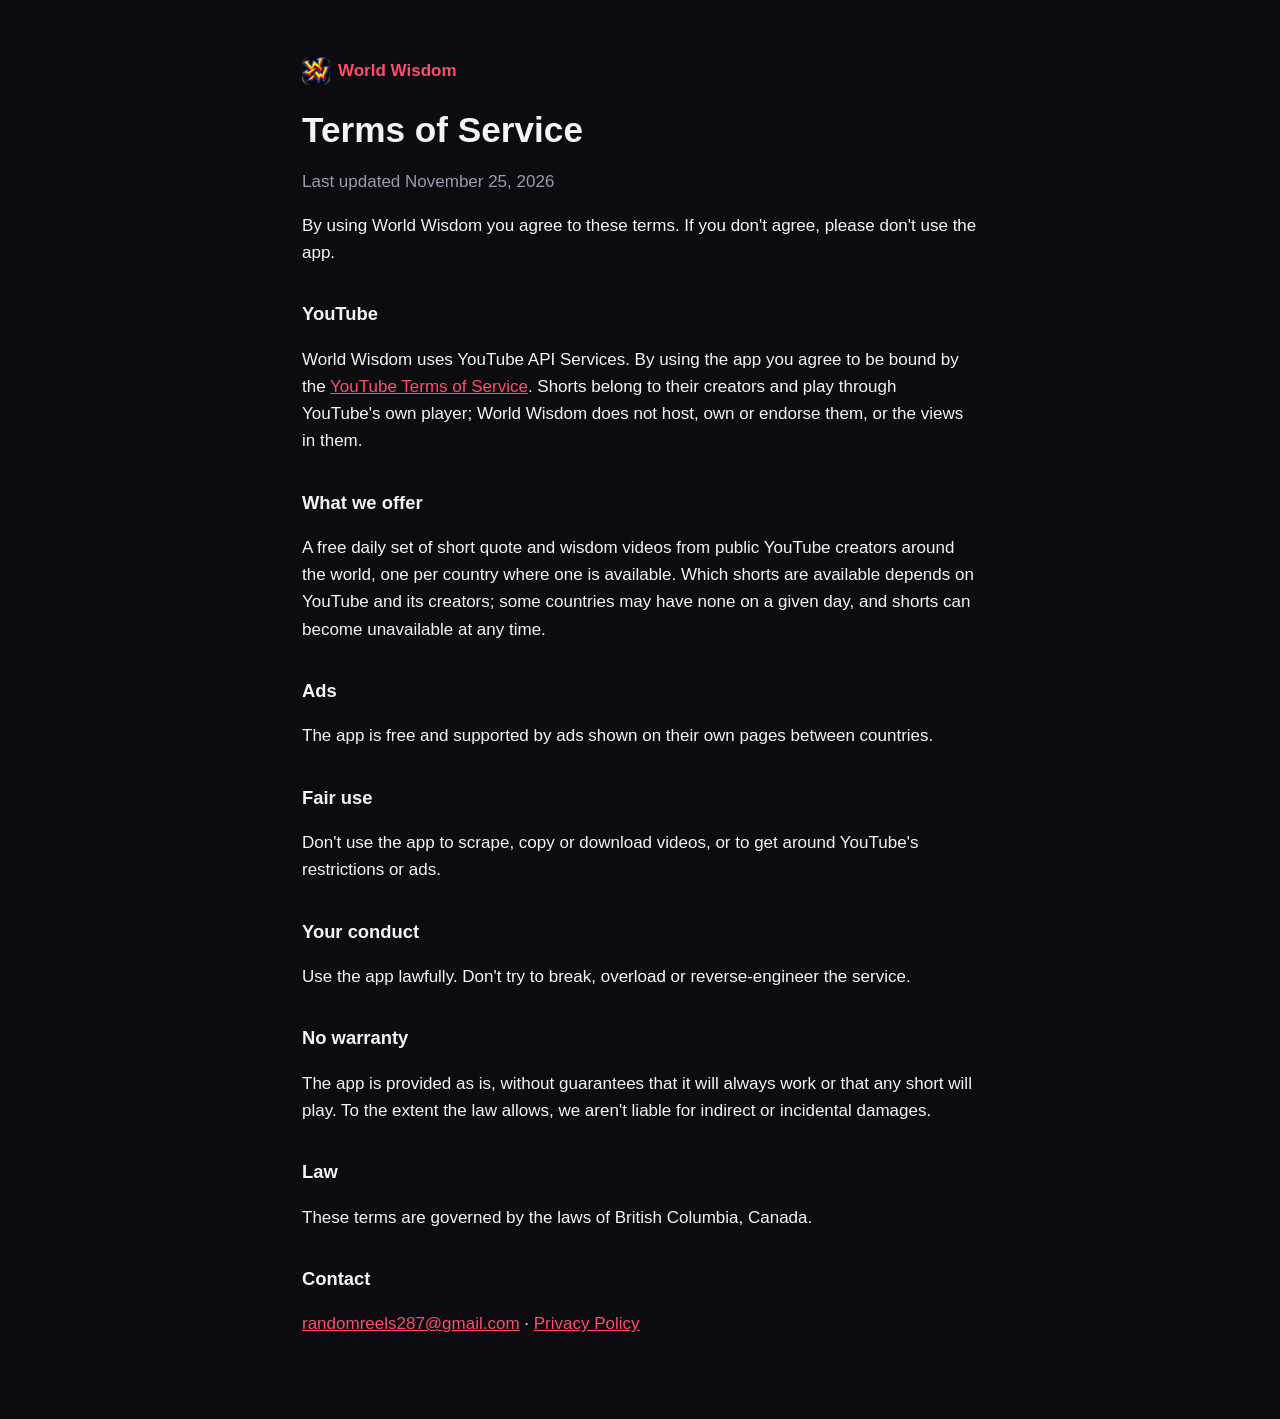
<file: world-wisdom/terms.html>
<!DOCTYPE html>
<html lang="en"><head>
<meta charset="utf-8"><meta name="viewport" content="width=device-width,initial-scale=1">
<title>Terms of Service — World Wisdom</title><link rel="icon" type="image/png" href="favicon.png">
<link rel="apple-touch-icon" href="apple-touch-icon.png">
<link rel="stylesheet" href="../style.css">
</head><body><main>
<p><a class="back" href="index.html"><img src="favicon.png" alt="" width="28" height="28"> World Wisdom</a></p>
<h1>Terms of Service</h1>
<p class="dim">Last updated November 25, 2026</p>
<p>By using World Wisdom you agree to these terms. If you don't agree, please don't use the app.</p>
<h2>YouTube</h2>
<p>World Wisdom uses YouTube API Services. By using the app you agree to be bound by the <a href="https://www.youtube.com/t/terms">YouTube Terms of Service</a>. Shorts belong to their creators and play through YouTube's own player; World Wisdom does not host, own or endorse them, or the views in them.</p>
<h2>What we offer</h2>
<p>A free daily set of short quote and wisdom videos from public YouTube creators around the world, one per country where one is available. Which shorts are available depends on YouTube and its creators; some countries may have none on a given day, and shorts can become unavailable at any time.</p>
<h2>Ads</h2>
<p>The app is free and supported by ads shown on their own pages between countries.</p>
<h2>Fair use</h2>
<p>Don't use the app to scrape, copy or download videos, or to get around YouTube's restrictions or ads.</p>
<h2>Your conduct</h2>
<p>Use the app lawfully. Don't try to break, overload or reverse-engineer the service.</p>
<h2>No warranty</h2>
<p>The app is provided as is, without guarantees that it will always work or that any short will play. To the extent the law allows, we aren't liable for indirect or incidental damages.</p>
<h2>Law</h2>
<p>These terms are governed by the laws of British Columbia, Canada.</p>
<h2>Contact</h2>
<p><a href="mailto:randomreels287@gmail.com">randomreels287@gmail.com</a> · <a href="privacy.html">Privacy Policy</a></p>
</main></body></html>
</file>
<file: style.css>
:root{color-scheme:dark;--bg:#0b0b10;--card:#17171f;--text:#f4f4f8;--dim:#9a9aae;--accent:#ff4d6d;--accent2:#7c5cff}
*{box-sizing:border-box}
body{margin:0;background:var(--bg);color:var(--text);font:17px/1.6 -apple-system,BlinkMacSystemFont,"Segoe UI",Roboto,sans-serif}
main{max-width:720px;margin:0 auto;padding:40px 22px 64px}
h1{font-size:2.2rem;line-height:1.15;margin:.2em 0 .3em}
h2{font-size:1.15rem;margin:1.8em 0 .3em}
p,li{color:var(--text)}
.dim{color:var(--dim)}
a{color:var(--accent)}
.logo{width:128px;height:128px;border-radius:28px;display:block;box-shadow:0 10px 40px rgba(255,140,0,.25)}
.back{display:inline-flex;align-items:center;gap:8px;text-decoration:none;font-weight:600}
.back img{border-radius:7px}
.card{background:var(--card);border-radius:18px;padding:18px 20px;margin:18px 0}
nav{display:flex;gap:18px;margin-top:28px;flex-wrap:wrap}
footer{margin-top:48px;font-size:.85rem;color:var(--dim)}
</file>
